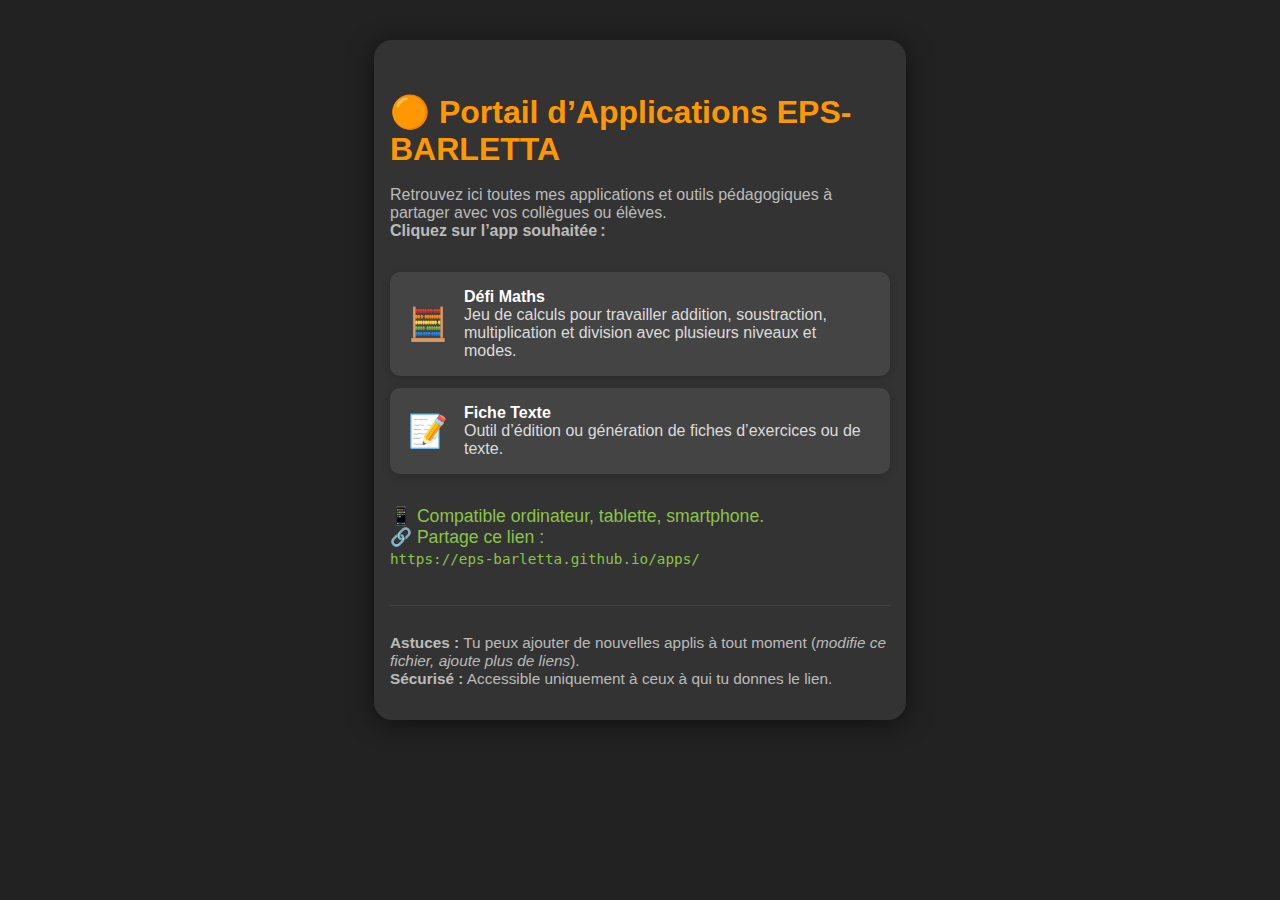
<file: Index.html>
<!DOCTYPE html>
<html lang="fr">
<head>
  <meta charset="UTF-8">
  <title>Portail EPS-BARLETTA</title>
  <meta name="viewport" content="width=device-width, initial-scale=1.0">
  <style>
    body { background: #222; color: #fff; font-family: Arial,sans-serif; margin:0; padding:0 }
    .container { max-width: 500px; margin:40px auto; background:#333; padding:32px 16px; border-radius:18px; box-shadow:0 4px 24px #0008;}
    h1 { color:#FF9800; margin-bottom:18px; }
    p { margin-bottom:2em; color:#bbb;}
    .apps-list { margin-bottom:2em;}
    .app-card {
      background: #444; color: #fff; border-radius: 10px;
      margin: 12px 0; padding: 16px 18px; text-align:left;
      box-shadow: 0 2px 8px #0003; display: flex; align-items: center;
      text-decoration: none; transition: background .18s;
    }
    .app-card:hover { background:#2196F3; color:#fff;}
    .app-icon { font-size:2em; margin-right:16px;}
    .desc {font-size:1em; color:#dcdcdc; margin:0;}
    @media (max-width:600px) {.container { max-width:98%;padding:4vw;}}
  </style>
</head>
<body>
  <div class="container">
    <h1>🟠 Portail d’Applications EPS-BARLETTA</h1>
    <p>Retrouvez ici toutes mes applications et outils pédagogiques à partager avec vos collègues ou élèves.<br><b>Cliquez sur l’app souhaitée :</b></p>
    <div class="apps-list">
      <a class="app-card" href="https://eps-barletta.github.io/game-maths/" target="_blank">
        <span class="app-icon">🧮</span>
        <div>
          <strong>Défi Maths</strong>
          <div class="desc">Jeu de calculs pour travailler addition, soustraction, multiplication et division avec plusieurs niveaux et modes.</div>
        </div>
      </a>
      <!-- Exemple : ajoutez les autres applications ici -->
      <a class="app-card" href="https://eps-barletta.github.io/autre-application/" target="_blank">
        <span class="app-icon">📝</span>
        <div>
          <strong>Fiche Texte</strong>
          <div class="desc">Outil d’édition ou génération de fiches d’exercices ou de texte.</div>
        </div>
      </a>
      <!-- Ajoutez autant de <a class="app-card"...> que nécessaire -->
    </div>
    <p style="color:#8bc34a;font-size:1.1em;">
      📱 Compatible ordinateur, tablette, smartphone.<br>
      🔗 Partage ce lien : <br>
      <code>https://eps-barletta.github.io/apps/</code>
    </p>
    <hr style="margin:28px 0;border:0;border-top:1.5px solid #444;">
    <div style="font-size:0.96em;color:#bbb;">
      <b>Astuces :</b> Tu peux ajouter de nouvelles applis à tout moment (<i>modifie ce fichier, ajoute plus de liens</i>). <br>
      <b>Sécurisé :</b> Accessible uniquement à ceux à qui tu donnes le lien.
    </div>
  </div>
</body>
</html>
</file>
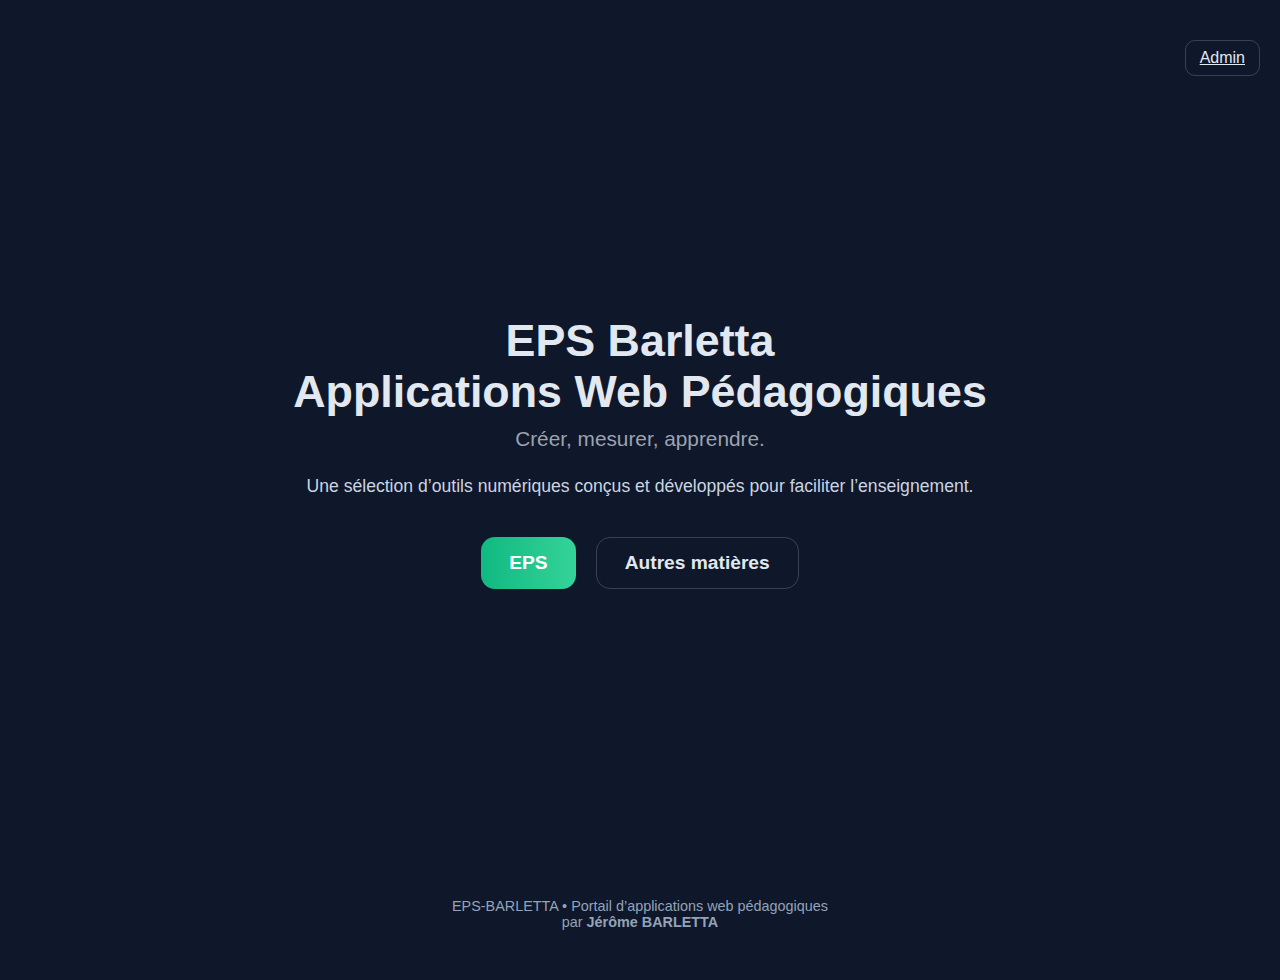
<file: index.html>
<!DOCTYPE html>
<html lang="fr">
<head>
  <meta charset="UTF-8">
  <title>EPS Barletta • Applications Web Pédagogiques</title>
  <meta name="viewport" content="width=device-width, initial-scale=1.0">
  <link rel="stylesheet" href="style.css">
  <style>

    /* ----- PAGE DE GARDE MODERNE ----- */

    body {
      margin: 0;
      font-family: -apple-system, BlinkMacSystemFont, "Segoe UI", Roboto, sans-serif;
    }

    .landing-container {
      min-height: 100vh;
      display: flex;
      flex-direction: column;
      justify-content: space-between;
      align-items: center;
      text-align: center;
      padding: 40px 20px;
    }

    .landing-header {
      width: 100%;
      display: flex;
      justify-content: flex-end;
    }

    .landing-main {
      flex: 1;
      display: flex;
      flex-direction: column;
      justify-content: center;
      max-width: 750px;
    }

    h1.landing-title {
      font-size: 2.8rem;
      font-weight: 700;
      margin-bottom: 10px;
    }

    .landing-subtitle {
      font-size: 1.3rem;
      color: #9ca3af;
      margin-bottom: 25px;
    }

    .landing-phrase {
      font-size: 1.1rem;
      color: #cbd5e1;
      margin-bottom: 40px;
    }

    .landing-buttons {
      display: flex;
      justify-content: center;
      gap: 20px;
      margin-bottom: 60px;
    }

    .landing-btn {
      padding: 14px 28px;
      font-size: 1.2rem;
      border-radius: 14px;
      text-decoration: none;
      font-weight: 600;
    }

    .landing-footer {
      font-size: 0.9rem;
      color: #94a3b8;
      margin-top: 40px;
      padding-bottom: 10px;
    }

  </style>
</head>

<body class="theme-dark">

<div class="landing-container">

  <!-- Bouton admin -->
  <header class="landing-header">
    <a href="admin.html" class="btn-outline btn-compact">Admin</a>
  </header>

  <!-- Contenu central -->
  <main class="landing-main">
    <h1 class="landing-title">EPS Barletta<br>Applications Web Pédagogiques</h1>

    <div class="landing-subtitle">
      Créer, mesurer, apprendre.
    </div>

    <div class="landing-phrase">
      Une sélection d’outils numériques conçus et développés pour faciliter l’enseignement.
    </div>

    <div class="landing-buttons">
      <a href="eps.html" class="btn-primary landing-btn">EPS</a>
      <a href="autres.html" class="btn-outline landing-btn">Autres matières</a>
    </div>
  </main>

  <!-- Pied de page -->
  <footer class="landing-footer">
    EPS-BARLETTA • Portail d’applications web pédagogiques<br>
    par <strong>Jérôme BARLETTA</strong>
  </footer>

</div>

<!-- Script mode clair/sombre -->
<script>
  const body = document.body;
  const stored = localStorage.getItem("eps-theme");

  if (stored === "light") {
    body.classList.add("theme-light");
    body.classList.remove("theme-dark");
  } else {
    body.classList.add("theme-dark");
    body.classList.remove("theme-light");
  }
</script>

</body>
</html>
</file>
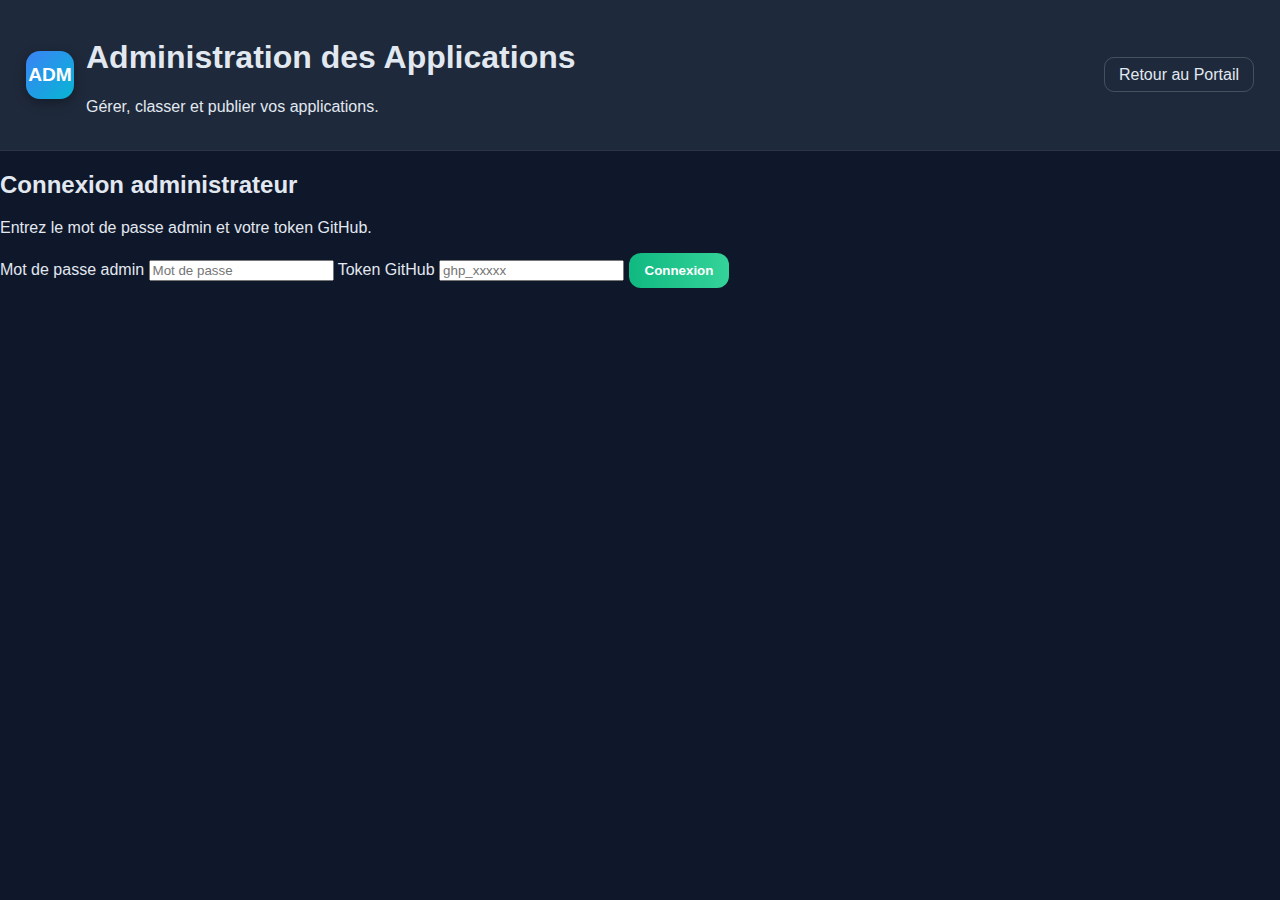
<file: admin.html>
<!DOCTYPE html>
<html lang="fr">
<head>
  <meta charset="UTF-8">
  <title>Administration • EPS BARLETTA Apps</title>
  <meta name="viewport" content="width=device-width, initial-scale=1.0">
  <link rel="stylesheet" href="style.css">
</head>

<body class="theme-dark">

<header class="app-header">
  <div class="brand">
    <div class="logo-circle">ADM</div>
    <div>
      <h1>Administration des Applications</h1>
      <p>Gérer, classer et publier vos applications.</p>
    </div>
  </div>

  <nav class="header-actions">
    <a href="index.html" class="btn-outline">Retour au Portail</a>
  </nav>
</header>

<!-- Connexion admin -->
<div id="loginOverlay" class="admin-login-overlay">
  <div class="admin-login-box">
    <h2>Connexion administrateur</h2>
    <p>Entrez le mot de passe admin et votre token GitHub.</p>

    <label>Mot de passe admin
      <input type="password" id="adminPassword" placeholder="Mot de passe">
    </label>

    <label>Token GitHub
      <input type="password" id="githubTokenInput" placeholder="ghp_xxxxx">
    </label>

    <button id="loginBtn" class="btn-primary">Connexion</button>

    <p id="loginError" style="display:none;color:#f87171;font-size:0.85rem;">
      Identifiants incorrects.
    </p>
  </div>
</div>

<!-- Contenu admin principal -->
<main id="adminMain" class="app-main" style="display:none;">

  <section class="toolbar">
    <div class="toolbar-group">
      <h2>Ajouter une application</h2>
      <p>Renseignez les champs suivants :</p>
    </div>
  </section>

  <section class="admin-form-section">
    <form id="appForm" autocomplete="off" class="admin-form-grid">

      <!-- Nom -->
      <label>
        <span>Nom de l'application</span>
        <input type="text" id="appName" required>
      </label>

      <!-- Icône -->
      <label>
        <span>Icône (emoji)</span>
        <input type="text" id="appIcon" placeholder="📱">
      </label>

      <!-- URL -->
      <label>
        <span>URL de l'application</span>
        <input type="url" id="appUrl" required>
      </label>

      <!-- Catégorie EPS (CA) -->
      <label>
        <span>Compétence EPS (CA)</span>
        <select id="appCA">
          <option value="">Aucun</option>
          <option value="CA1">CA1</option>
          <option value="CA2">CA2</option>
          <option value="CA3">CA3</option>
          <option value="CA4">CA4</option>
          <option value="CA5">CA5</option>
        </select>
      </label>

      <!-- Matière -->
      <label>
        <span>Matière (hors EPS)</span>
        <select id="appMatiere">
          <option value="">Aucune</option>
          <option value="Maths">Maths</option>
          <option value="Français">Français</option>
          <option value="Anglais">Anglais</option>
          <option value="Allemand">Allemand</option>
          <option value="Sciences">Sciences</option>
          <option value="Outil transversal">Outil transversal</option>
        </select>
      </label>

      <!-- Bouton -->
      <div class="admin-submit-row">
        <button type="submit" class="btn-primary">Ajouter / Mettre à jour</button>
      </div>
    </form>
  </section>

  <!-- Liste des applications -->
  <section>
    <h2>Applications existantes</h2>
    <p>Celles-ci apparaissent automatiquement sur les pages publiques selon leur catégorie (CA / Matière).</p>

    <div id="appsAdminList" class="admin-list"></div>
  </section>

</main>

<script src="admin.js"></script>

</body>
</html>
</file>
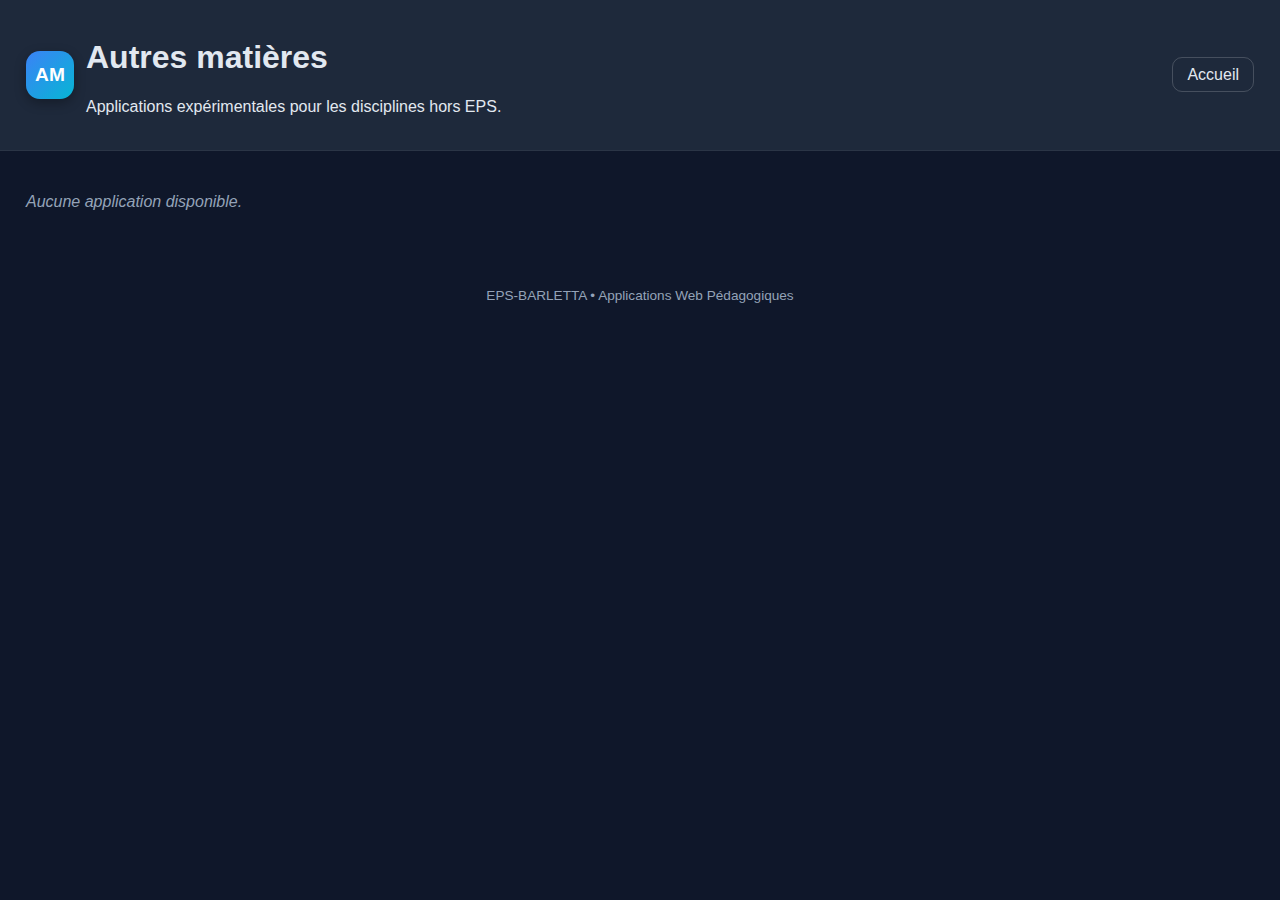
<file: autres.html>
<!DOCTYPE html>
<html lang="fr">
<head>
  <meta charset="UTF-8">
  <title>Autres matières • Applications</title>
  <meta name="viewport" content="width=device-width, initial-scale=1.0">
  <link rel="stylesheet" href="style.css">
</head>

<body class="theme-dark">

<header class="app-header">
  <div class="brand">
    <div class="logo-circle">AM</div>
    <div>
      <h1>Autres matières</h1>
      <p>Applications expérimentales pour les disciplines hors EPS.</p>
    </div>
  </div>

  <nav class="header-actions">
    <a href="index.html" class="btn-outline">Accueil</a>
  </nav>
</header>

<main class="app-main">

  <section id="appsAutres" class="apps-grid">
    <!-- Apps non EPS injectées automatiquement -->
  </section>

</main>

<footer class="app-footer">
  <p>EPS-BARLETTA • Applications Web Pédagogiques</p>
</footer>

<script src="script.js"></script>
<script>
  // Charger les apps hors EPS (Autres matières)
  loadAppsForCategory("AUTRES", "appsAutres");
</script>

</body>
</html>
</file>
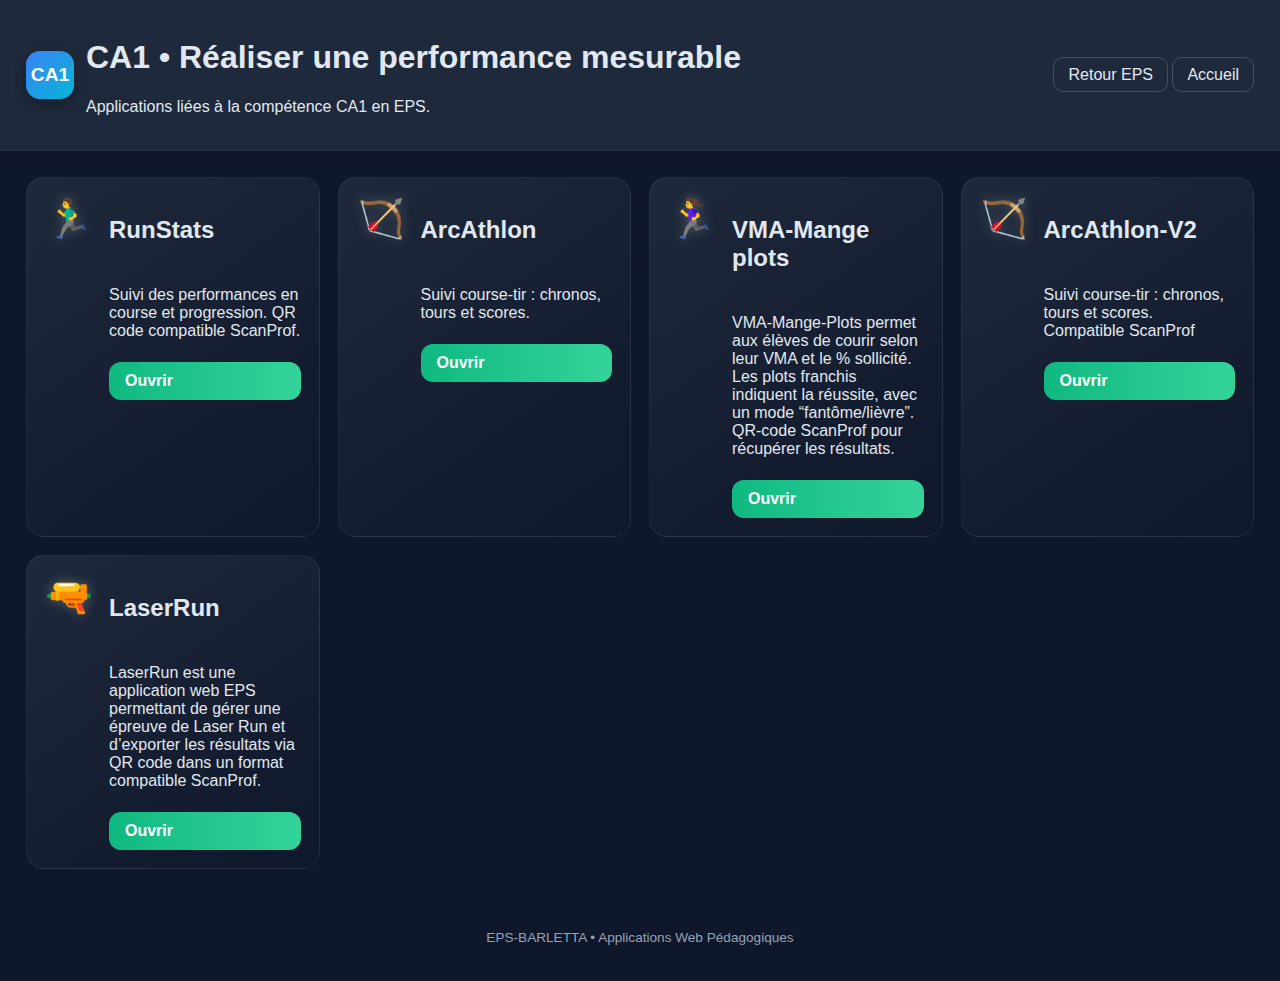
<file: eps-ca1.html>
<!DOCTYPE html>
<html lang="fr">
<head>
  <meta charset="UTF-8">
  <title>EPS • CA1 • Applications</title>
  <meta name="viewport" content="width=device-width, initial-scale=1.0">
  <link rel="stylesheet" href="style.css">
</head>

<body class="theme-dark">

<header class="app-header">
  <div class="brand">
    <div class="logo-circle">CA1</div>
    <div>
      <h1>CA1 • Réaliser une performance mesurable</h1>
      <p>Applications liées à la compétence CA1 en EPS.</p>
    </div>
  </div>

  <nav class="header-actions">
    <a href="eps.html" class="btn-outline">Retour EPS</a>
    <a href="index.html" class="btn-outline">Accueil</a>
  </nav>
</header>

<main class="app-main">

  <section id="appsCA1" class="apps-grid">
    <!-- Les cartes d'apps CA1 seront injectées ici par script.js -->
  </section>

</main>

<footer class="app-footer">
  <p>EPS-BARLETTA • Applications Web Pédagogiques</p>
</footer>

<script src="script.js"></script>
<script>
  // Charger les apps CA1
  loadAppsForCategory("CA1", "appsCA1");
</script>

</body>
</html>
</file>
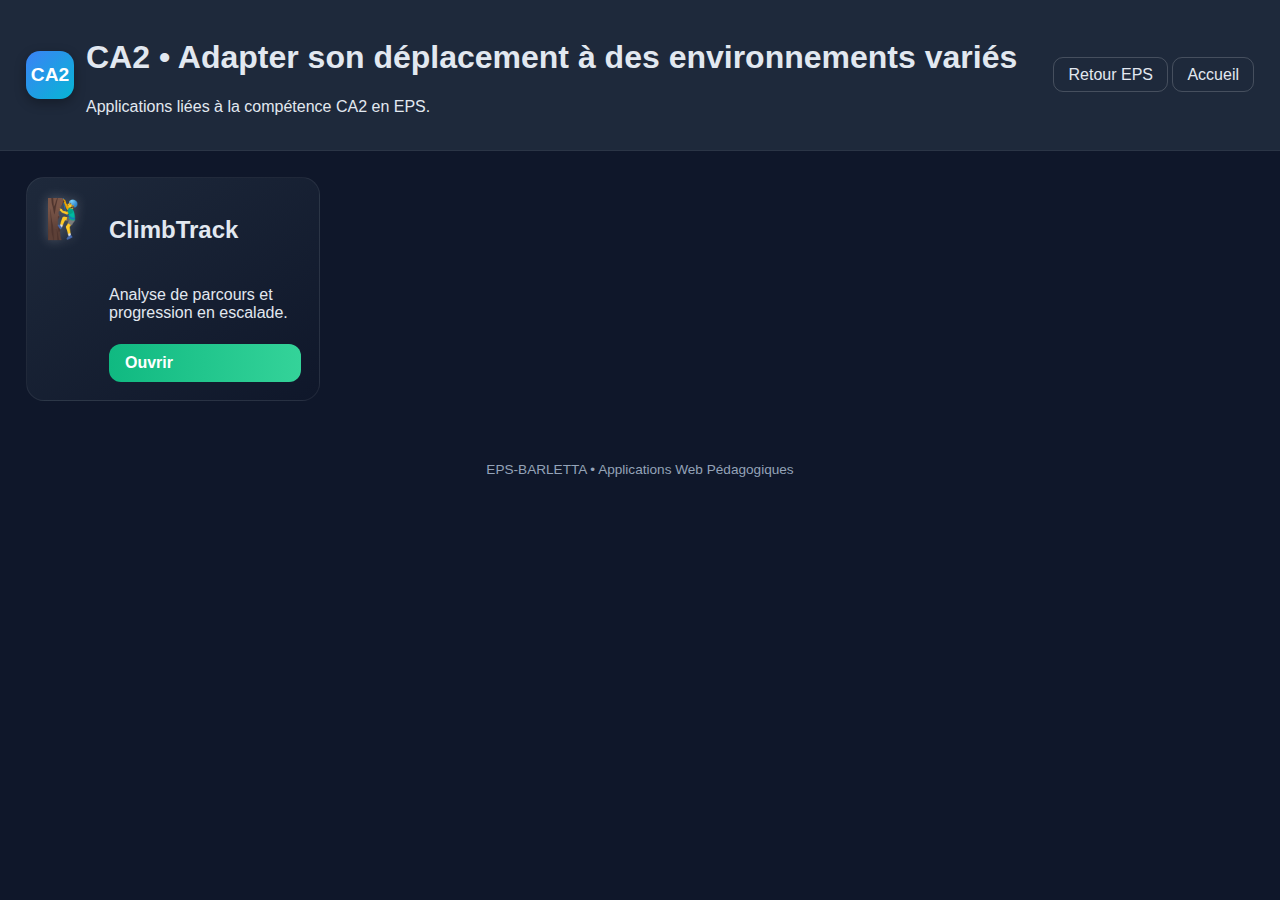
<file: eps-ca2.html>
<!DOCTYPE html>
<html lang="fr">
<head>
  <meta charset="UTF-8">
  <title>EPS • CA2 • Applications</title>
  <meta name="viewport" content="width=device-width, initial-scale=1.0">
  <link rel="stylesheet" href="style.css">
</head>

<body class="theme-dark">

<header class="app-header">
  <div class="brand">
    <div class="logo-circle">CA2</div>
    <div>
      <h1>CA2 • Adapter son déplacement à des environnements variés</h1>
      <p>Applications liées à la compétence CA2 en EPS.</p>
    </div>
  </div>

  <nav class="header-actions">
    <a href="eps.html" class="btn-outline">Retour EPS</a>
    <a href="index.html" class="btn-outline">Accueil</a>
  </nav>
</header>

<main class="app-main">

  <section id="appsCA2" class="apps-grid">
    <!-- Apps CA2 injectées automatiquement -->
  </section>

</main>

<footer class="app-footer">
  <p>EPS-BARLETTA • Applications Web Pédagogiques</p>
</footer>

<script src="script.js"></script>
<script>
  // Charger les apps CA2
  loadAppsForCategory("CA2", "appsCA2");
</script>

</body>
</html>
</file>
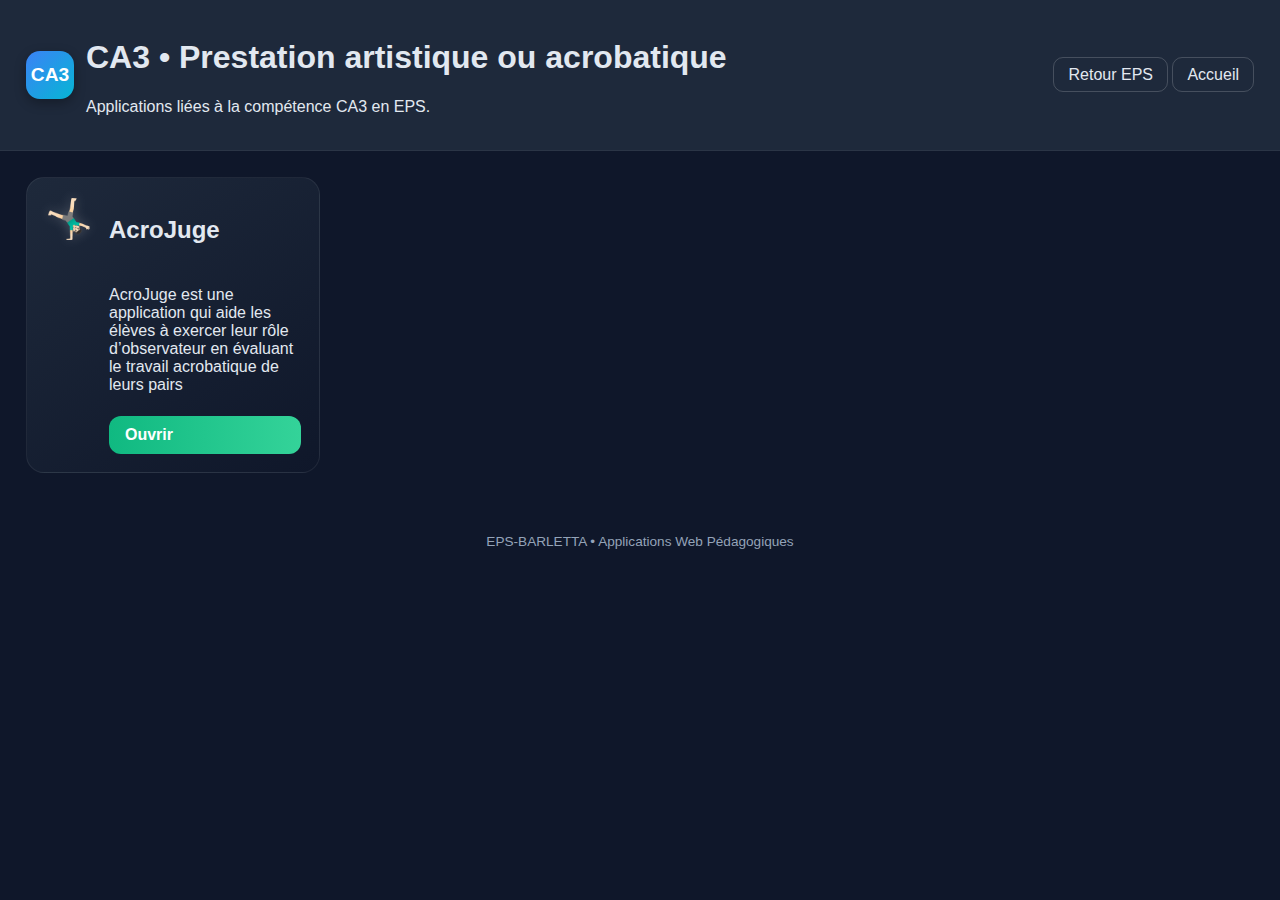
<file: eps-ca3.html>
<!DOCTYPE html>
<html lang="fr">
<head>
  <meta charset="UTF-8">
  <title>EPS • CA3 • Applications</title>
  <meta name="viewport" content="width=device-width, initial-scale=1.0">
  <link rel="stylesheet" href="style.css">
</head>

<body class="theme-dark">

<header class="app-header">
  <div class="brand">
    <div class="logo-circle">CA3</div>
    <div>
      <h1>CA3 • Prestation artistique ou acrobatique</h1>
      <p>Applications liées à la compétence CA3 en EPS.</p>
    </div>
  </div>

  <nav class="header-actions">
    <a href="eps.html" class="btn-outline">Retour EPS</a>
    <a href="index.html" class="btn-outline">Accueil</a>
  </nav>
</header>

<main class="app-main">

  <section id="appsCA3" class="apps-grid">
    <!-- Apps CA3 injectées automatiquement -->
  </section>

</main>

<footer class="app-footer">
  <p>EPS-BARLETTA • Applications Web Pédagogiques</p>
</footer>

<script src="script.js"></script>
<script>
  // Charger les apps CA3
  loadAppsForCategory("CA3", "appsCA3");
</script>

</body>
</html>
</file>
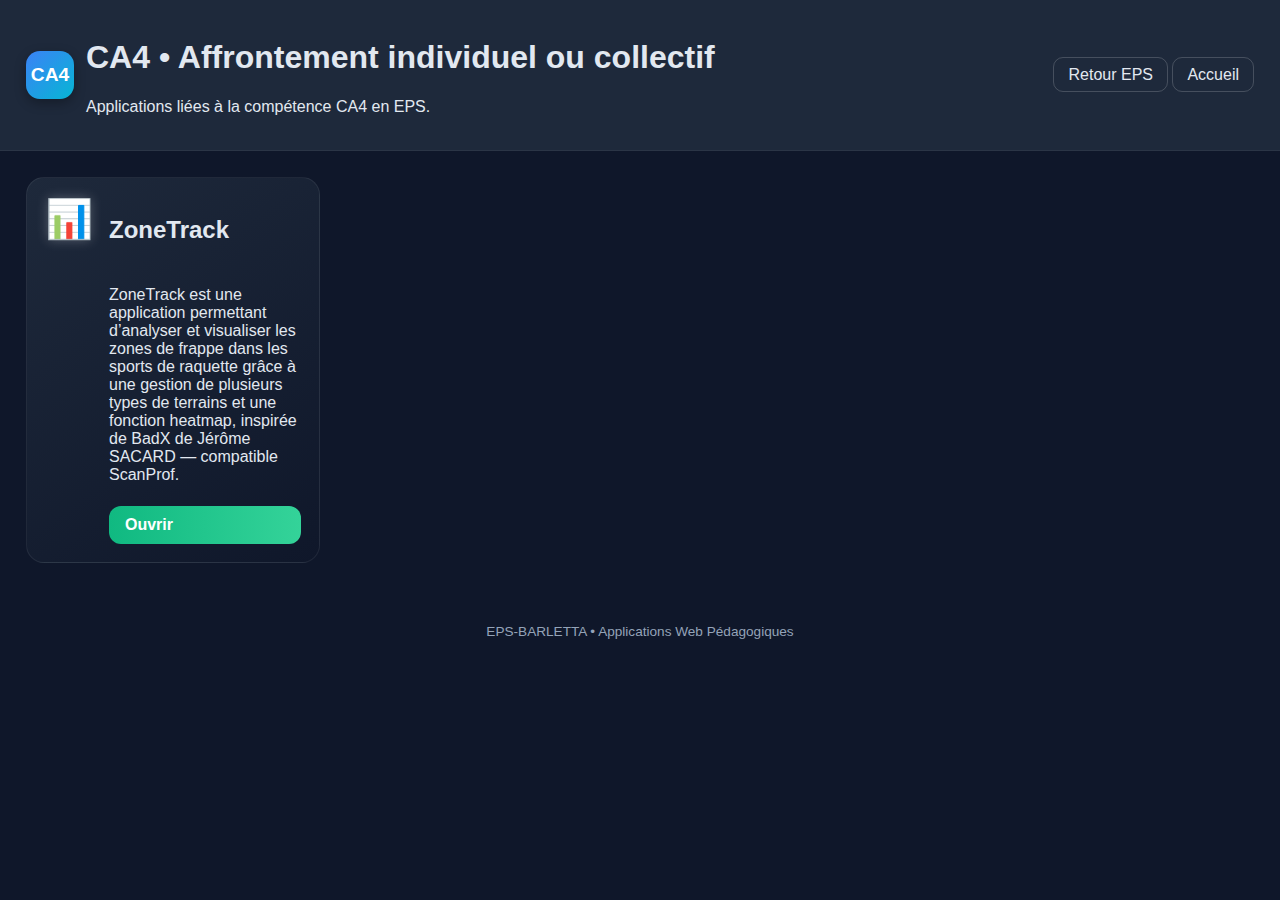
<file: eps-ca4.html>
<!DOCTYPE html>
<html lang="fr">
<head>
  <meta charset="UTF-8">
  <title>EPS • CA4 • Applications</title>
  <meta name="viewport" content="width=device-width, initial-scale=1.0">
  <link rel="stylesheet" href="style.css">
</head>

<body class="theme-dark">

<header class="app-header">
  <div class="brand">
    <div class="logo-circle">CA4</div>
    <div>
      <h1>CA4 • Affrontement individuel ou collectif</h1>
      <p>Applications liées à la compétence CA4 en EPS.</p>
    </div>
  </div>

  <nav class="header-actions">
    <a href="eps.html" class="btn-outline">Retour EPS</a>
    <a href="index.html" class="btn-outline">Accueil</a>
  </nav>
</header>

<main class="app-main">

  <section id="appsCA4" class="apps-grid">
    <!-- Apps CA4 injectées automatiquement -->
  </section>

</main>

<footer class="app-footer">
  <p>EPS-BARLETTA • Applications Web Pédagogiques</p>
</footer>

<script src="script.js"></script>
<script>
  // Charger les apps CA4
  loadAppsForCategory("CA4", "appsCA4");
</script>

</body>
</html>
</file>
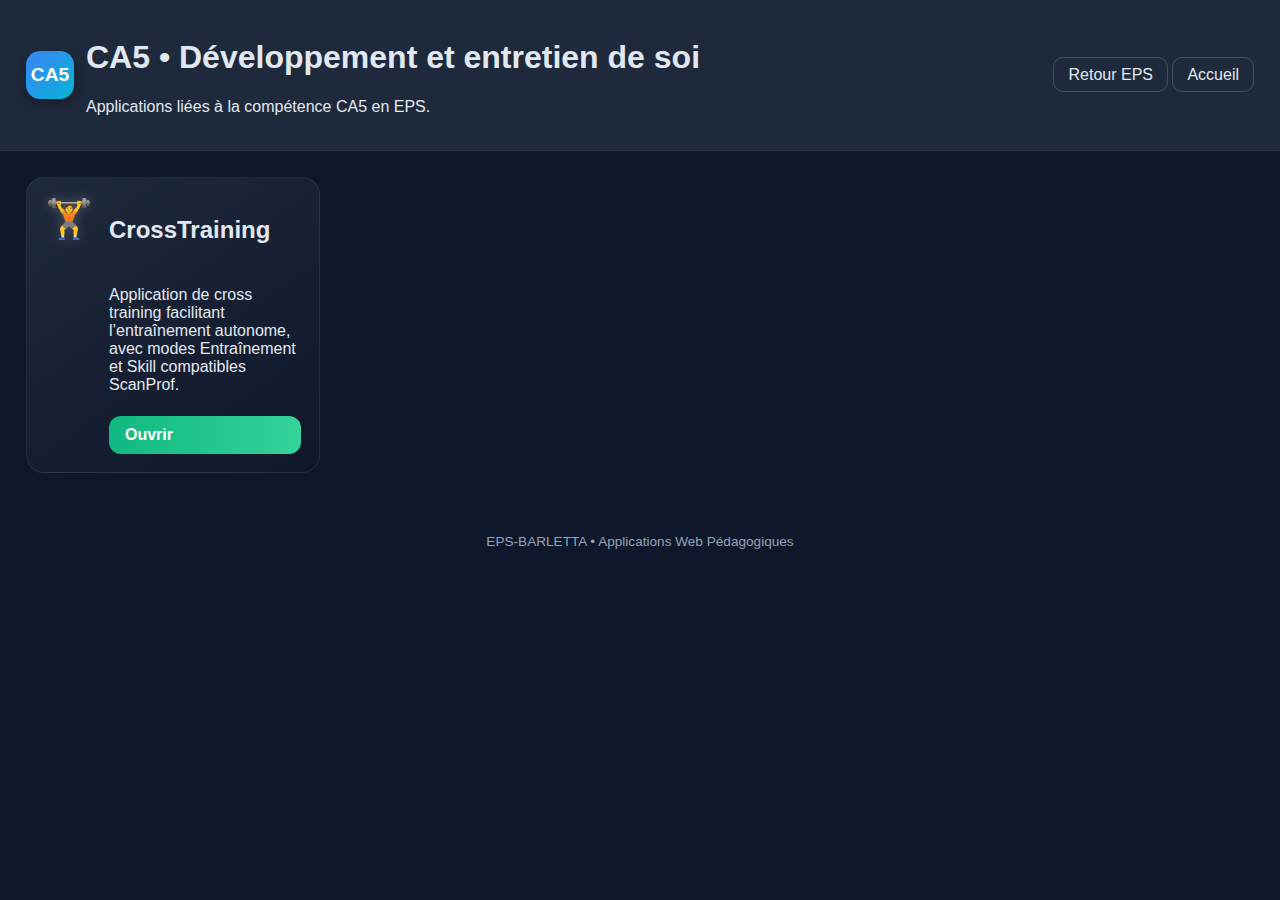
<file: eps-ca5.html>
<!DOCTYPE html>
<html lang="fr">
<head>
  <meta charset="UTF-8">
  <title>EPS • CA5 • Applications</title>
  <meta name="viewport" content="width=device-width, initial-scale=1.0">
  <link rel="stylesheet" href="style.css">
</head>

<body class="theme-dark">

<header class="app-header">
  <div class="brand">
    <div class="logo-circle">CA5</div>
    <div>
      <h1>CA5 • Développement et entretien de soi</h1>
      <p>Applications liées à la compétence CA5 en EPS.</p>
    </div>
  </div>

  <nav class="header-actions">
    <a href="eps.html" class="btn-outline">Retour EPS</a>
    <a href="index.html" class="btn-outline">Accueil</a>
  </nav>
</header>

<main class="app-main">

  <section id="appsCA5" class="apps-grid">
    <!-- Apps CA5 injectées automatiquement -->
  </section>

</main>

<footer class="app-footer">
  <p>EPS-BARLETTA • Applications Web Pédagogiques</p>
</footer>

<script src="script.js"></script>
<script>
  // Charger les apps CA5
  loadAppsForCategory("CA5", "appsCA5");
</script>

</body>
</html>
</file>
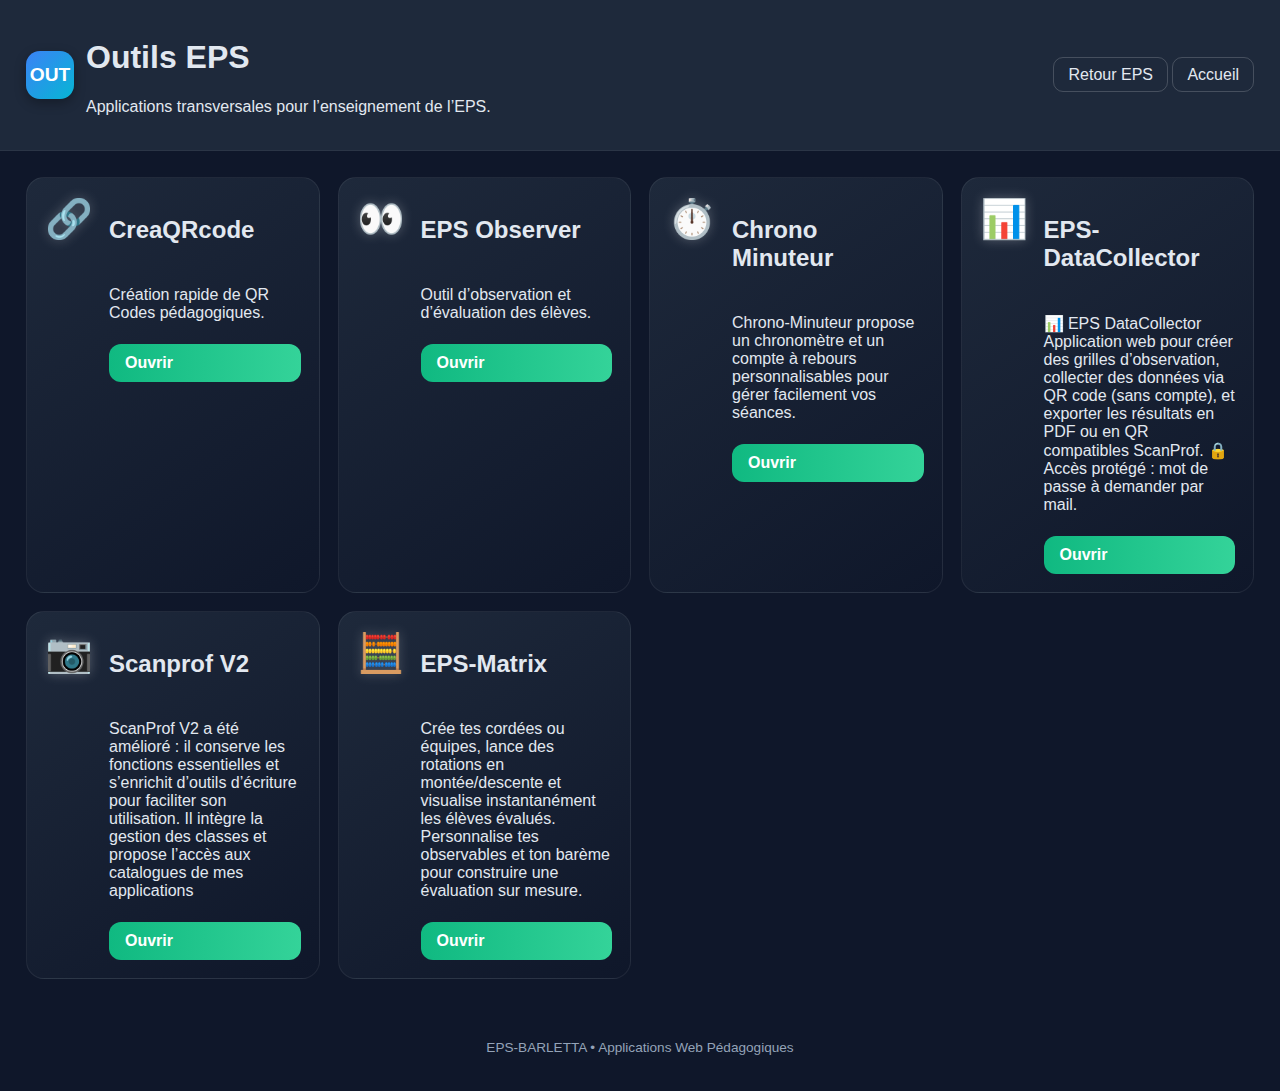
<file: eps-outils.html>
<!DOCTYPE html>
<html lang="fr">
<head>
  <meta charset="UTF-8">
  <title>Outils EPS • Applications Transversales</title>
  <meta name="viewport" content="width=device-width, initial-scale=1.0">
  <link rel="stylesheet" href="style.css">
</head>

<body class="theme-dark">

<header class="app-header">
  <div class="brand">
    <div class="logo-circle">OUT</div>
    <div>
      <h1>Outils EPS</h1>
      <p>Applications transversales pour l’enseignement de l’EPS.</p>
    </div>
  </div>

  <nav class="header-actions">
    <a href="eps.html" class="btn-outline">Retour EPS</a>
    <a href="index.html" class="btn-outline">Accueil</a>
  </nav>
</header>

<main class="app-main">

  <section id="appsOutils" class="apps-grid">
    <!-- Les apps "EPS-OUTILS" seront injectées ici automatiquement -->
  </section>

</main>

<footer class="app-footer">
  <p>EPS-BARLETTA • Applications Web Pédagogiques</p>
</footer>

<script src="script.js"></script>
<script>
  // Charger les applications de la catégorie "EPS-OUTILS"
  loadAppsForCategory("EPS-OUTILS", "appsOutils");
</script>

</body>
</html>
</file>
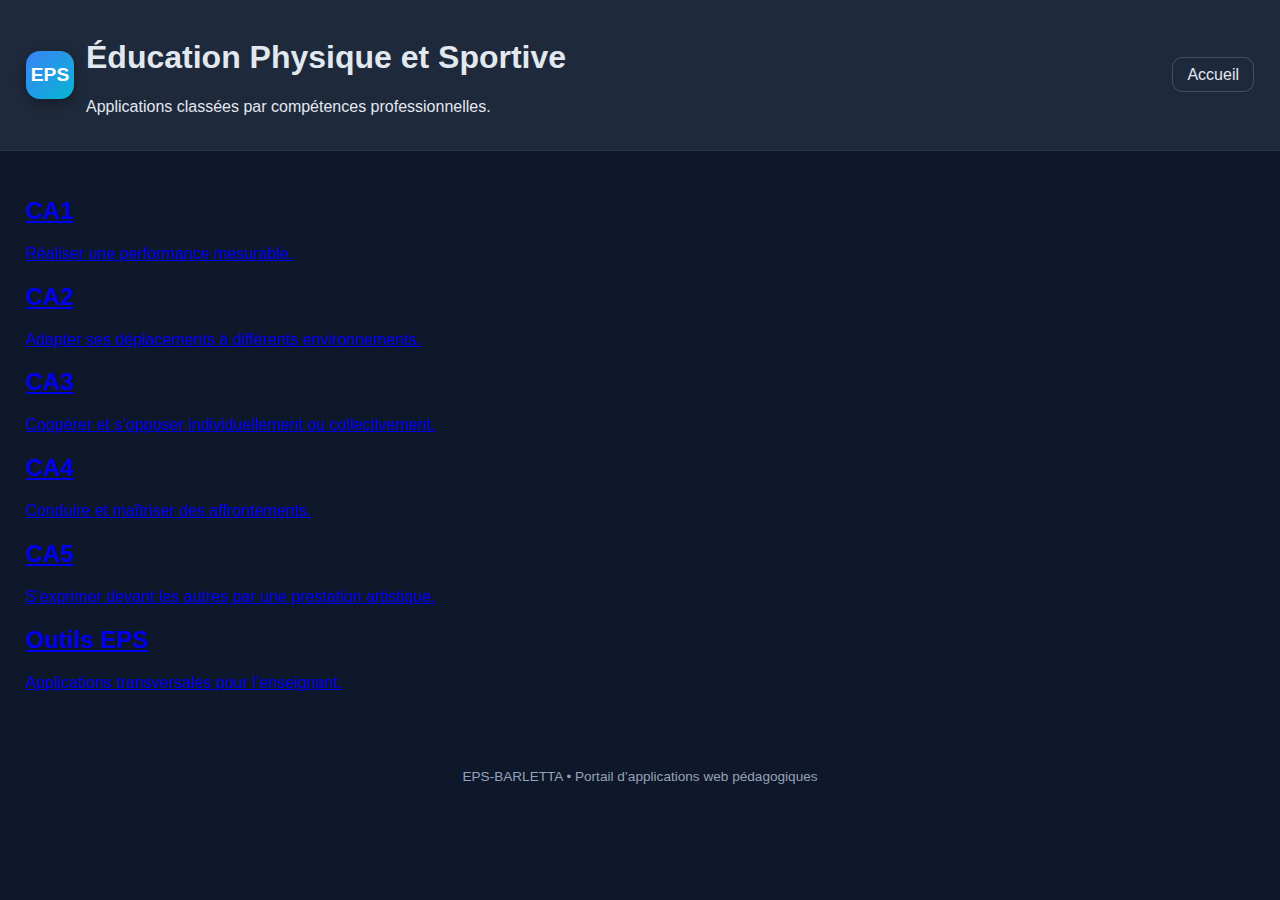
<file: eps.html>
<!DOCTYPE html>
<html lang="fr">
<head>
  <meta charset="UTF-8">
  <title>EPS • Compétences & Outils</title>
  <meta name="viewport" content="width=device-width, initial-scale=1.0">
  <link rel="stylesheet" href="style.css">
</head>

<body class="theme-dark">

<header class="app-header">
  <div class="brand">
    <div class="logo-circle">EPS</div>
    <div>
      <h1>Éducation Physique et Sportive</h1>
      <p>Applications classées par compétences professionnelles.</p>
    </div>
  </div>

  <nav class="header-actions">
    <a href="index.html" class="btn-outline">Accueil</a>
  </nav>
</header>

<main class="app-main">

  <section class="eps-grid">

    <a href="eps-ca1.html" class="eps-card eps-ca1">
      <h2>CA1</h2>
      <p>Réaliser une performance mesurable.</p>
    </a>

    <a href="eps-ca2.html" class="eps-card eps-ca2">
      <h2>CA2</h2>
      <p>Adapter ses déplacements à différents environnements.</p>
    </a>

    <a href="eps-ca3.html" class="eps-card eps-ca3">
      <h2>CA3</h2>
      <p>Coopérer et s’opposer individuellement ou collectivement.</p>
    </a>

    <a href="eps-ca4.html" class="eps-card eps-ca4">
      <h2>CA4</h2>
      <p>Conduire et maîtriser des affrontements.</p>
    </a>

    <a href="eps-ca5.html" class="eps-card eps-ca5">
      <h2>CA5</h2>
      <p>S’exprimer devant les autres par une prestation artistique.</p>
    </a>

    <a href="eps-outils.html" class="eps-card eps-outils">
      <h2>Outils EPS</h2>
      <p>Applications transversales pour l’enseignant.</p>
    </a>

  </section>

</main>

<footer class="app-footer">
  <p>EPS-BARLETTA • Portail d’applications web pédagogiques</p>
</footer>

</body>
</html>
</file>
<file: style.css>
/* -----------------------------------------------------
   STYLE GLOBAL — Thème moderne semi-dark
----------------------------------------------------- */

body.theme-dark {
  margin: 0;
  font-family: "Inter", Arial, sans-serif;
  background: #0f172a;
  color: #e2e8f0;
  -webkit-font-smoothing: antialiased;
}

/* -----------------------------------------------------
   HEADER
----------------------------------------------------- */

.app-header {
  display: flex;
  justify-content: space-between;
  align-items: center;
  padding: 18px 26px;
  background: #1e293b;
  border-bottom: 1px solid rgba(255,255,255,0.06);
}

.brand {
  display: flex;
  align-items: center;
  gap: 12px;
}

.logo-circle {
  width: 48px;
  height: 48px;
  border-radius: 14px;
  background: linear-gradient(135deg, #3b82f6, #06b6d4);
  display: flex;
  justify-content: center;
  align-items: center;
  font-weight: 700;
  color: white;
  font-size: 1.2rem;
  box-shadow: 0 4px 12px rgba(0,0,0,0.3);
}

.header-actions a {
  text-decoration: none;
}

/* -----------------------------------------------------
   BUTTONS
----------------------------------------------------- */

.btn-primary {
  padding: 10px 16px;
  background: linear-gradient(90deg, #10b981, #34d399);
  border: none;
  color: white;
  font-weight: 600;
  border-radius: 12px;
  cursor: pointer;
  display: inline-flex;
  align-items: center;
  gap: 6px;
  transition: transform .15s, box-shadow .2s;
  text-decoration: none;
}

.btn-primary:hover {
  transform: translateY(-3px);
  box-shadow: 0 8px 18px rgba(16,185,129,0.35);
}

.btn-outline {
  padding: 8px 14px;
  border-radius: 10px;
  border: 1px solid rgba(255,255,255,0.18);
  background: transparent;
  color: #e2e8f0;
  cursor: pointer;
  transition: background .2s, transform .15s;
  font-weight: 500;
}

.btn-outline:hover {
  background: rgba(255,255,255,0.06);
  transform: translateY(-2px);
}

.btn-danger {
  background: #ef4444;
  color: white;
  border: none;
  padding: 8px 14px;
  border-radius: 10px;
  cursor: pointer;
  font-weight: 600;
  transition: background .2s;
}

.btn-danger:hover {
  background: #dc2626;
}

/* -----------------------------------------------------
   MAIN + GRID APPS
----------------------------------------------------- */

.app-main {
  padding: 26px;
}

.toolbar {
  display: flex;
  justify-content: space-between;
  margin-bottom: 20px;
}

.toolbar-group label span {
  font-size: .85rem;
  color: #94a3b8;
}

input[type="search"],
select {
  padding: 8px 12px;
  border-radius: 10px;
  border: 1px solid rgba(255,255,255,0.12);
  background: #1e293b;
  color: #e2e8f0;
  outline: none;
  font-size: .9rem;
}

/* -----------------------------------------------------
   GRID DES APPLICATIONS
----------------------------------------------------- */

.apps-grid {
  display: grid;
  grid-template-columns: repeat(auto-fill, minmax(260px, 1fr));
  gap: 18px;
}

/* Carte application (classique + améliorée) */
.app-card {
  display: flex;
  gap: 16px;
  padding: 18px;
  border-radius: 18px;
  background: #1e293b;
  border: 1px solid rgba(255,255,255,0.08);
  transition: transform .2s, box-shadow .25s, border-color .25s;
}

.enhanced-card {
  background: linear-gradient(145deg, #1e293b, #0f172a);
  border: 1px solid rgba(255,255,255,0.07);
}

.app-card:hover {
  transform: translateY(-6px) scale(1.02);
  box-shadow: 0 12px 28px rgba(0,0,0,0.35);
  border-color: rgba(96,165,250,0.4);
}

/* Icône application */
.app-card-icon,
.enhanced-icon {
  font-size: 2.4rem;
  filter: drop-shadow(0 0 6px rgba(255,255,255,0.25));
  transition: transform .2s;
}

/* Effet icône au survol */
.app-card:hover .enhanced-icon {
  transform: rotate(4deg) scale(1.1);
}

/* Corps */
.app-card-body {
  display: flex;
  flex-direction: column;
  gap: 6px;
}

.app-card-header {
  display: flex;
  justify-content: space-between;
  align-items: center;
}

.app-card-header h2 {
  margin: 0;
  font-size: 1.1rem;
  color: #f1f5f9;
}

.app-card-desc {
  margin: 0;
  font-size: .9rem;
  color: #94a3b8;
}

/* Badge matière */
.badge,
.enhanced-badge {
  padding: 4px 10px;
  border-radius: 12px;
  font-size: .75rem;
  background: linear-gradient(90deg, #3b82f6, #06b6d4);
  color: white;
  box-shadow: 0 0 8px rgba(59,130,246,0.35);
}

/* -----------------------------------------------------
   FOOTER
----------------------------------------------------- */

.app-footer {
  text-align: center;
  padding: 22px;
  font-size: .85rem;
  color: #94a3b8;
}

/* -----------------------------------------------------
   ADMIN LIST
----------------------------------------------------- */

.empty-state {
  color: #94a3b8;
  font-style: italic;
}

.error {
  color: #f87171;
}

/* -----------------------------------------------------
   RESPONSIVE
----------------------------------------------------- */

@media (max-width: 700px) {
  .toolbar {
    flex-direction: column;
    gap: 16px;
  }

  .app-card {
    flex-direction: column;
    align-items: flex-start;
  }

  .logo-circle {
    width: 40px;
    height: 40px;
  }
}
</file>
